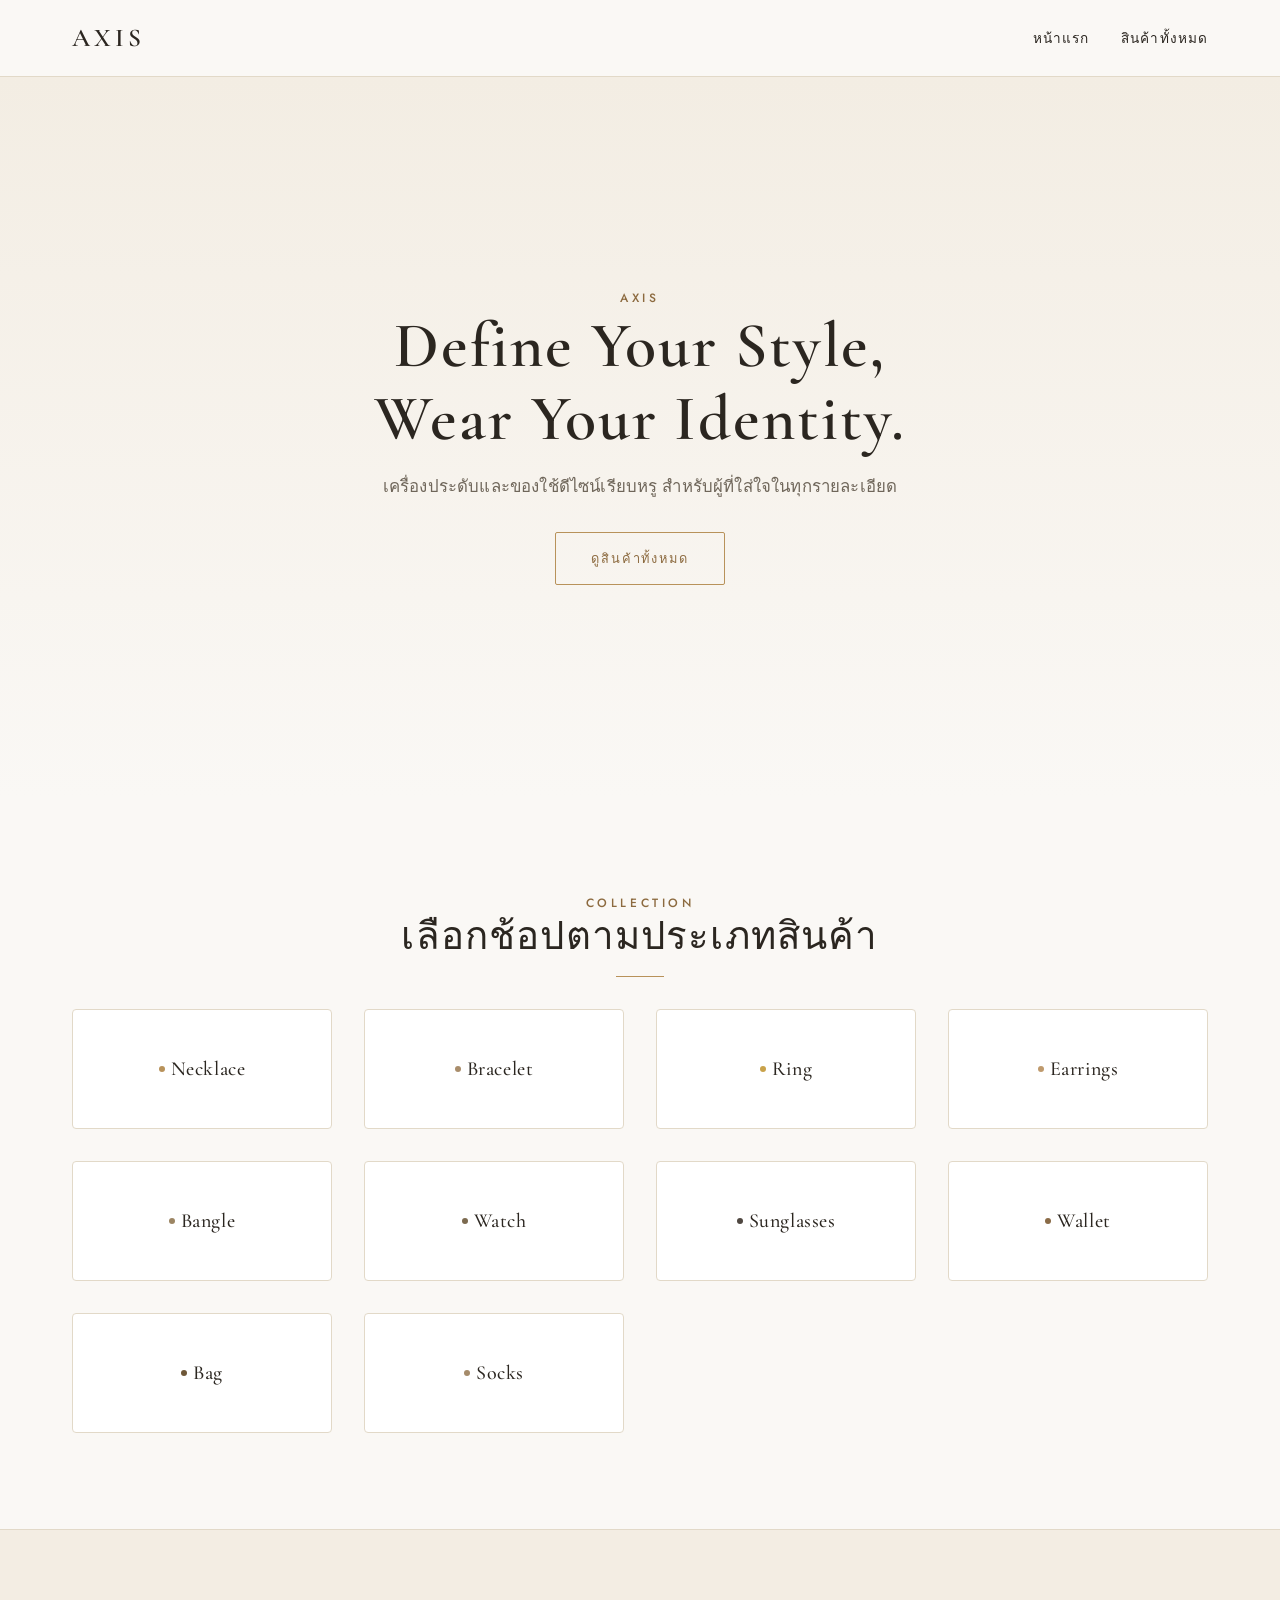
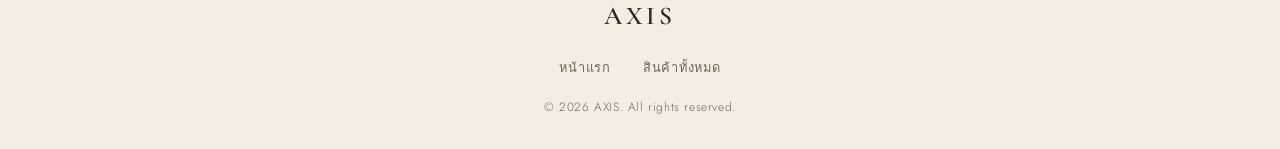
<file: index.html>
<!DOCTYPE html>
<html lang="th">
<head>
  <meta charset="UTF-8">
  <meta name="viewport" content="width=device-width, initial-scale=1.0">
  <title>AXIS — Define Your Style, Wear Your Identity.</title>
  <link rel="stylesheet" href="style.css">
</head>
<body>

  <!-- ============ Header ============ -->
  <header class="site-header">
    <nav class="navbar">
      <a href="index.html" class="logo">AXIS</a>
      <ul class="nav-links">
        <li><a href="index.html">หน้าแรก</a></li>
        <li><a href="product.html">สินค้าทั้งหมด</a></li>
      </ul>
    </nav>
  </header>

  <!-- ============ Hero ============ -->
  <section class="hero">
    <div class="hero-content">
      <p class="eyebrow">AXIS</p>
      <h1>Define Your Style,<br>Wear Your Identity.</h1>
      <p class="subtitle">เครื่องประดับและของใช้ดีไซน์เรียบหรู สำหรับผู้ที่ใส่ใจในทุกรายละเอียด</p>
      <a href="product.html" class="btn btn-accent">ดูสินค้าทั้งหมด</a>
    </div>
  </section>

  <!-- ============ Categories ============ -->
  <section>
    <div class="container">
      <p class="eyebrow text-center">Collection</p>
      <h2 class="section-heading center text-center">เลือกช้อปตามประเภทสินค้า</h2>

      <div class="product-grid category-grid">
        <a class="product-card category-card" href="product.html?type=necklace">
          <div class="product-info">
            <h3 class="product-name"><span class="product-type-dot" data-type="necklace"></span>Necklace</h3>
          </div>
        </a>
        <a class="product-card category-card" href="product.html?type=bracelet">
          <div class="product-info">
            <h3 class="product-name"><span class="product-type-dot" data-type="bracelet"></span>Bracelet</h3>
          </div>
        </a>
        <a class="product-card category-card" href="product.html?type=ring">
          <div class="product-info">
            <h3 class="product-name"><span class="product-type-dot" data-type="ring"></span>Ring</h3>
          </div>
        </a>
        <a class="product-card category-card" href="product.html?type=earrings">
          <div class="product-info">
            <h3 class="product-name"><span class="product-type-dot" data-type="earrings"></span>Earrings</h3>
          </div>
        </a>
        <a class="product-card category-card" href="product.html?type=bangle">
          <div class="product-info">
            <h3 class="product-name"><span class="product-type-dot" data-type="bangle"></span>Bangle</h3>
          </div>
        </a>
        <a class="product-card category-card" href="product.html?type=watch">
          <div class="product-info">
            <h3 class="product-name"><span class="product-type-dot" data-type="watch"></span>Watch</h3>
          </div>
        </a>
        <a class="product-card category-card" href="product.html?type=sunglasses">
          <div class="product-info">
            <h3 class="product-name"><span class="product-type-dot" data-type="sunglasses"></span>Sunglasses</h3>
          </div>
        </a>
        <a class="product-card category-card" href="product.html?type=wallet">
          <div class="product-info">
            <h3 class="product-name"><span class="product-type-dot" data-type="wallet"></span>Wallet</h3>
          </div>
        </a>
        <a class="product-card category-card" href="product.html?type=bag">
          <div class="product-info">
            <h3 class="product-name"><span class="product-type-dot" data-type="bag"></span>Bag</h3>
          </div>
        </a>
        <a class="product-card category-card" href="product.html?type=socks">
          <div class="product-info">
            <h3 class="product-name"><span class="product-type-dot" data-type="socks"></span>Socks</h3>
          </div>
        </a>
      </div>
    </div>
  </section>

  <!-- ============ Footer ============ -->
  <footer class="site-footer">
    <span class="logo">AXIS</span>
    <ul class="footer-links">
      <li><a href="index.html">หน้าแรก</a></li>
      <li><a href="product.html">สินค้าทั้งหมด</a></li>
    </ul>
    <p class="footer-note">&copy; 2026 AXIS. All rights reserved.</p>
  </footer>

  <script src="script.js"></script>
</body>
</html>
</file>
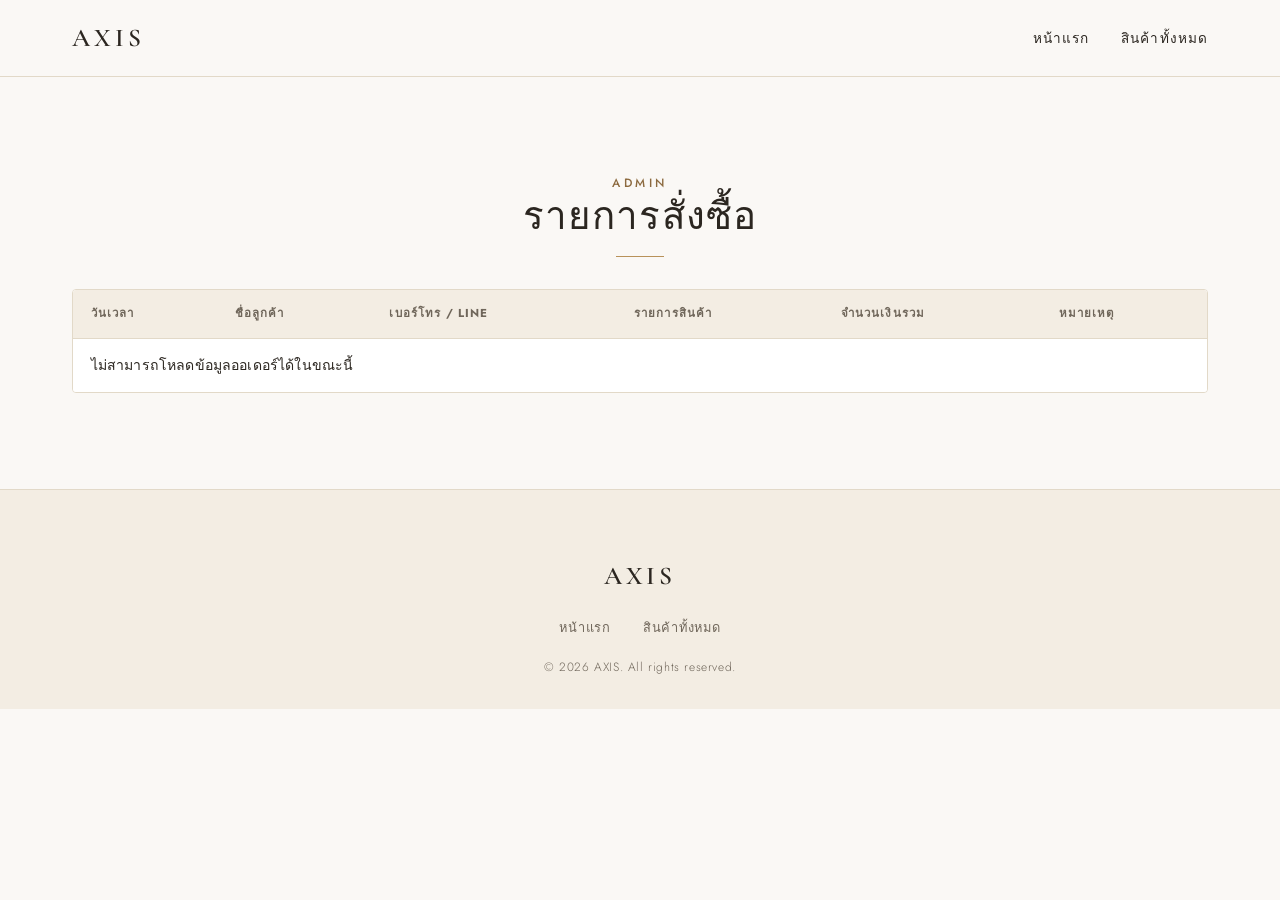
<file: admin.html>
<!DOCTYPE html>
<html lang="th">
<head>
  <meta charset="UTF-8">
  <meta name="viewport" content="width=device-width, initial-scale=1.0">
  <title>รายการสั่งซื้อ — AXIS Admin</title>
  <link rel="stylesheet" href="style.css">
</head>
<body>

  <!-- ============ Header ============ -->
  <header class="site-header">
    <nav class="navbar">
      <a href="index.html" class="logo">AXIS</a>
      <ul class="nav-links">
        <li><a href="index.html">หน้าแรก</a></li>
        <li><a href="product.html">สินค้าทั้งหมด</a></li>
      </ul>
    </nav>
  </header>

  <!-- ============ Orders table ============ -->
  <section>
    <div class="container">
      <p class="eyebrow text-center">Admin</p>
      <h2 class="section-heading center text-center">รายการสั่งซื้อ</h2>

      <div class="table-wrapper">
        <table id="ordersTable">
          <thead>
            <tr>
              <th>วันเวลา</th>
              <th>ชื่อลูกค้า</th>
              <th>เบอร์โทร / Line</th>
              <th>รายการสินค้า</th>
              <th>จำนวนเงินรวม</th>
              <th>หมายเหตุ</th>
            </tr>
          </thead>
          <tbody>
            <!-- script.js จะเติมแถวข้อมูลตรงนี้ -->
          </tbody>
        </table>
      </div>
    </div>
  </section>

  <!-- ============ Footer ============ -->
  <footer class="site-footer">
    <span class="logo">AXIS</span>
    <ul class="footer-links">
      <li><a href="index.html">หน้าแรก</a></li>
      <li><a href="product.html">สินค้าทั้งหมด</a></li>
    </ul>
    <p class="footer-note">&copy; 2026 AXIS. All rights reserved.</p>
  </footer>

  <script src="script.js"></script>
</body>
</html>
</file>
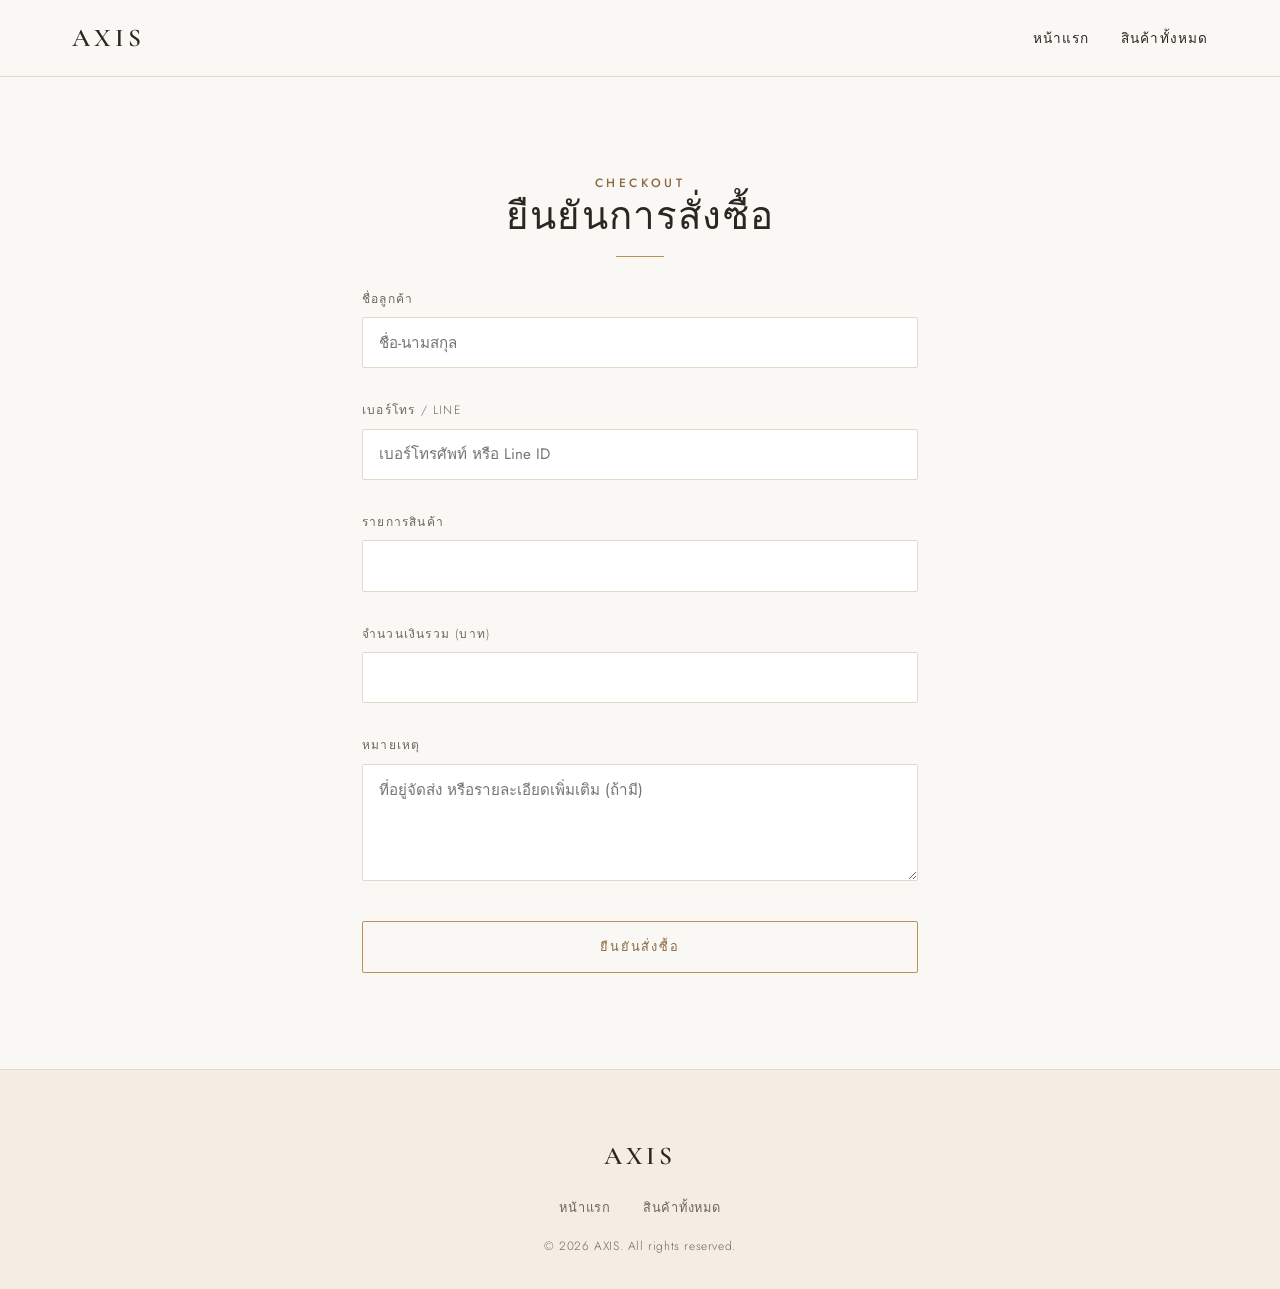
<file: order.html>
<!DOCTYPE html>
<html lang="th">
<head>
  <meta charset="UTF-8">
  <meta name="viewport" content="width=device-width, initial-scale=1.0">
  <title>ยืนยันการสั่งซื้อ — AXIS</title>
  <link rel="stylesheet" href="style.css">
</head>
<body>

  <!-- ============ Header ============ -->
  <header class="site-header">
    <nav class="navbar">
      <a href="index.html" class="logo">AXIS</a>
      <ul class="nav-links">
        <li><a href="index.html">หน้าแรก</a></li>
        <li><a href="product.html">สินค้าทั้งหมด</a></li>
      </ul>
    </nav>
  </header>

  <!-- ============ Order form ============ -->
  <section>
    <div class="container container-narrow">
      <p class="eyebrow text-center">Checkout</p>
      <h2 class="section-heading center text-center">ยืนยันการสั่งซื้อ</h2>

      <form id="orderForm" class="order-form">
        <div class="form-group">
          <label for="customerName">ชื่อลูกค้า</label>
          <input type="text" id="customerName" name="customerName" placeholder="ชื่อ-นามสกุล" required>
        </div>

        <div class="form-group">
          <label for="contact">เบอร์โทร / Line</label>
          <input type="text" id="contact" name="contact" placeholder="เบอร์โทรศัพท์ หรือ Line ID" required>
        </div>

        <div class="form-group">
          <label for="items">รายการสินค้า</label>
          <input type="text" id="items" name="items" required>
        </div>

        <div class="form-group">
          <label for="total">จำนวนเงินรวม (บาท)</label>
          <input type="text" id="total" name="total" required>
        </div>

        <div class="form-group">
          <label for="note">หมายเหตุ</label>
          <textarea id="note" name="note" rows="4" placeholder="ที่อยู่จัดส่ง หรือรายละเอียดเพิ่มเติม (ถ้ามี)"></textarea>
        </div>

        <button type="submit" class="btn btn-accent btn-block">ยืนยันสั่งซื้อ</button>
      </form>
    </div>
  </section>

  <!-- ============ Footer ============ -->
  <footer class="site-footer">
    <span class="logo">AXIS</span>
    <ul class="footer-links">
      <li><a href="index.html">หน้าแรก</a></li>
      <li><a href="product.html">สินค้าทั้งหมด</a></li>
    </ul>
    <p class="footer-note">&copy; 2026 AXIS. All rights reserved.</p>
  </footer>

  <script src="script.js"></script>
</body>
</html>
</file>
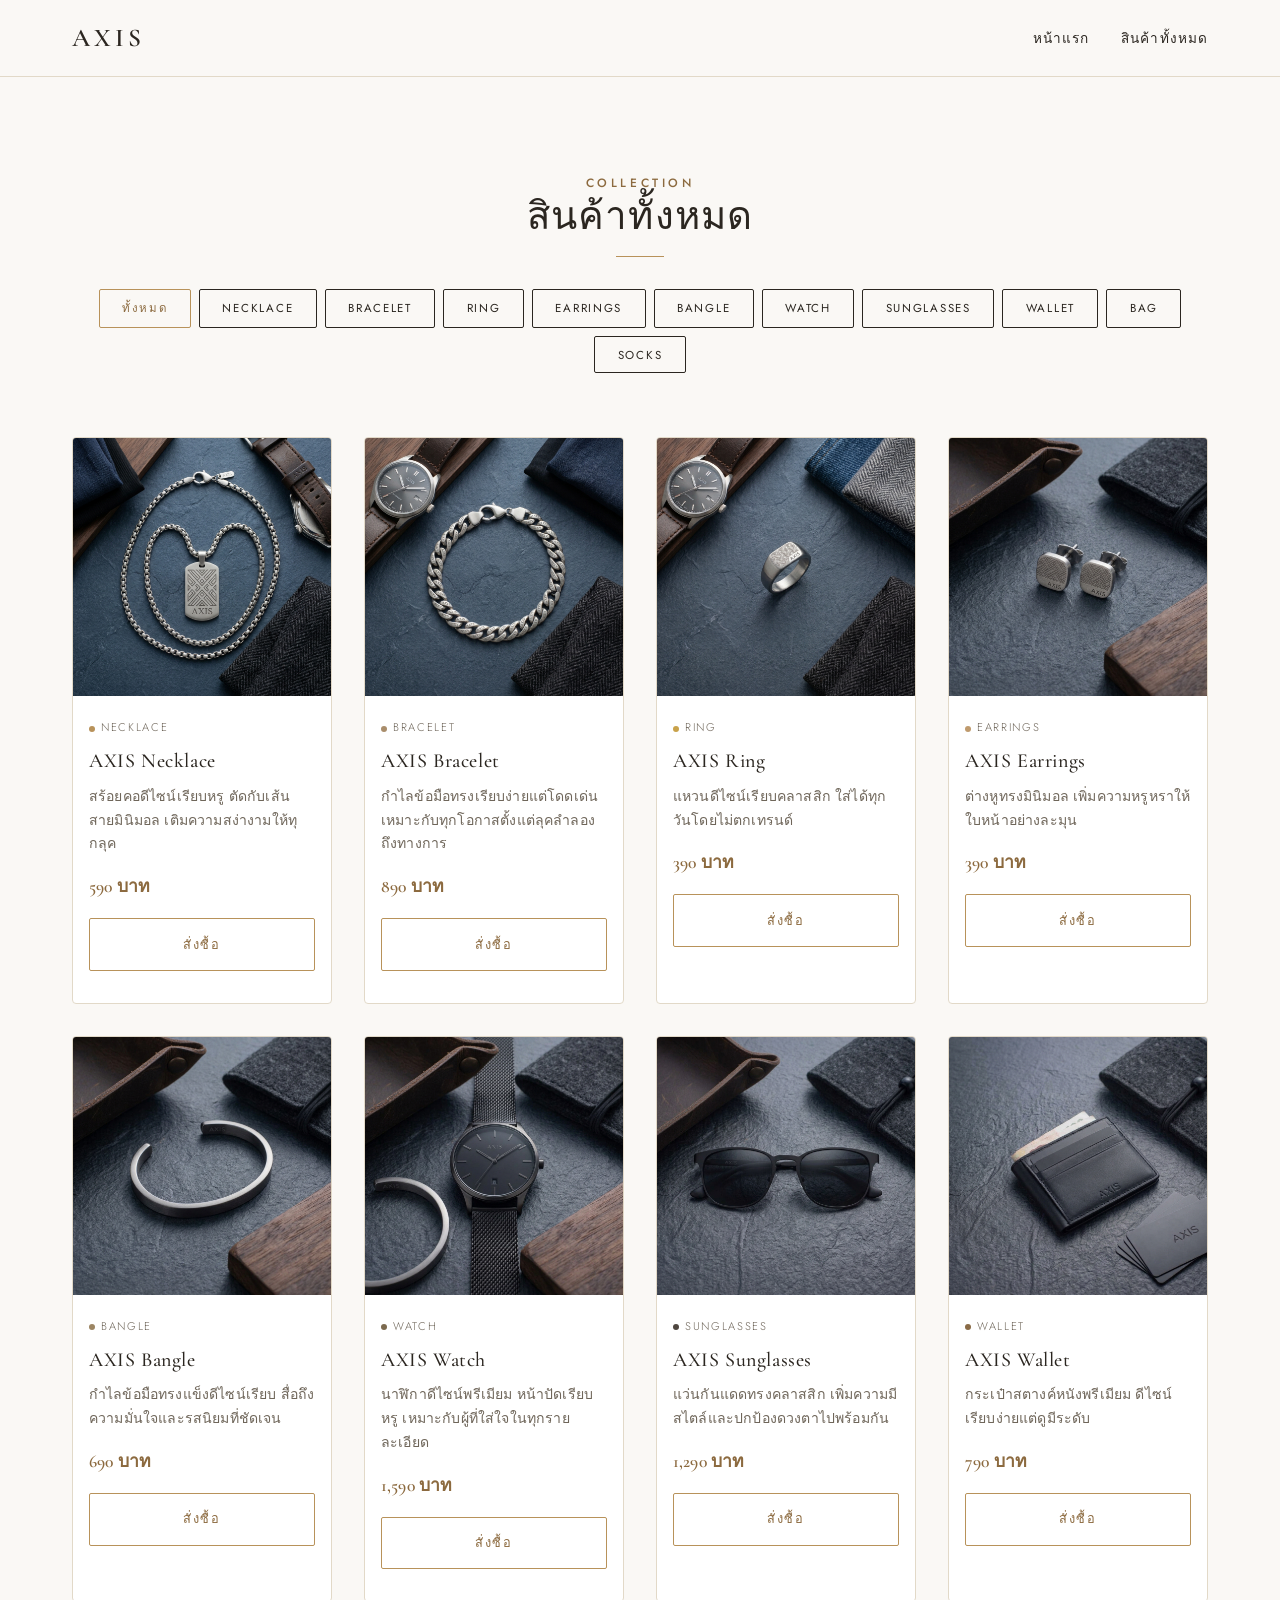
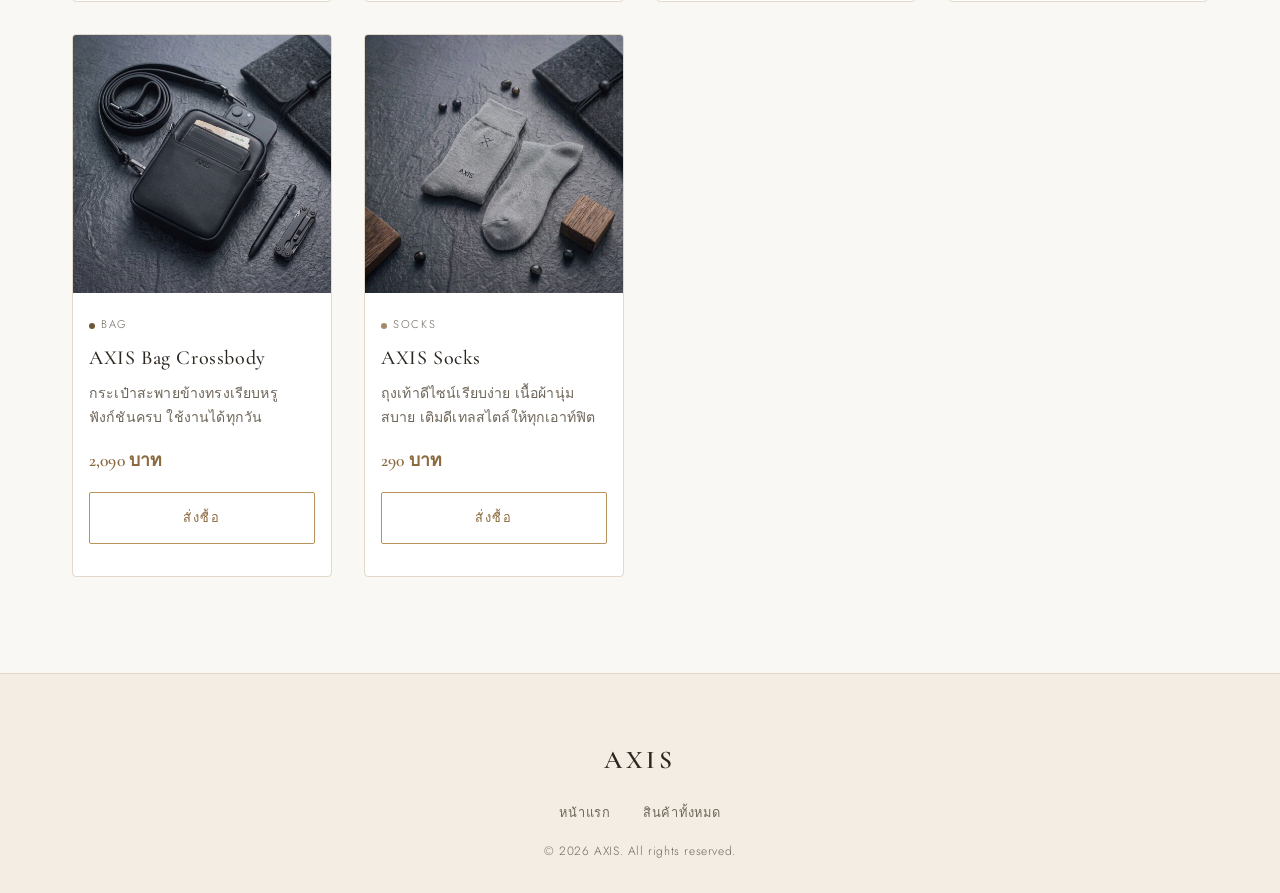
<file: product.html>
<!DOCTYPE html>
<html lang="th">
<head>
  <meta charset="UTF-8">
  <meta name="viewport" content="width=device-width, initial-scale=1.0">
  <title>สินค้าทั้งหมด — AXIS</title>
  <link rel="stylesheet" href="style.css">
</head>
<body>

  <!-- ============ Header ============ -->
  <header class="site-header">
    <nav class="navbar">
      <a href="index.html" class="logo">AXIS</a>
      <ul class="nav-links">
        <li><a href="index.html">หน้าแรก</a></li>
        <li><a href="product.html">สินค้าทั้งหมด</a></li>
      </ul>
    </nav>
  </header>

  <!-- ============ Page heading ============ -->
  <section>
    <div class="container">
      <p class="eyebrow text-center">Collection</p>
      <h2 class="section-heading center text-center">สินค้าทั้งหมด</h2>

      <!-- ปุ่มกรองตาม type — render โดย script.js -->
      <div id="filter-bar" class="filter-bar"></div>

      <!-- การ์ดสินค้า — render โดย script.js -->
      <div id="product-list" class="product-grid"></div>
    </div>
  </section>

  <!-- ============ Footer ============ -->
  <footer class="site-footer">
    <span class="logo">AXIS</span>
    <ul class="footer-links">
      <li><a href="index.html">หน้าแรก</a></li>
      <li><a href="product.html">สินค้าทั้งหมด</a></li>
    </ul>
    <p class="footer-note">&copy; 2026 AXIS. All rights reserved.</p>
  </footer>

  <script src="script.js"></script>
</body>
</html>
</file>
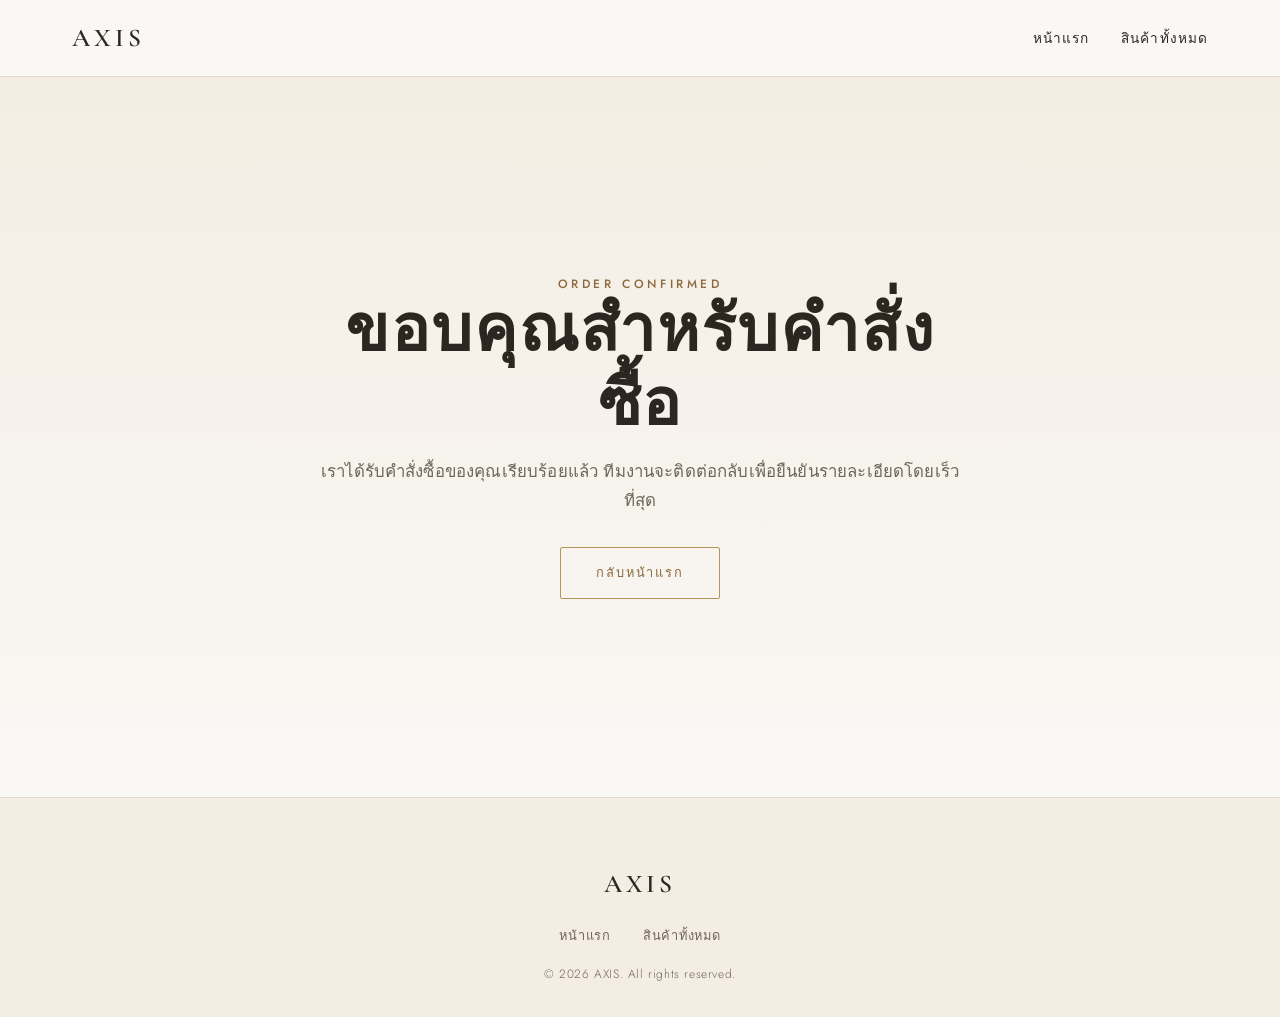
<file: thankyou.html>
<!DOCTYPE html>
<html lang="th">
<head>
  <meta charset="UTF-8">
  <meta name="viewport" content="width=device-width, initial-scale=1.0">
  <title>ขอบคุณสำหรับคำสั่งซื้อ — AXIS</title>
  <link rel="stylesheet" href="style.css">
</head>
<body>

  <!-- ============ Header ============ -->
  <header class="site-header">
    <nav class="navbar">
      <a href="index.html" class="logo">AXIS</a>
      <ul class="nav-links">
        <li><a href="index.html">หน้าแรก</a></li>
        <li><a href="product.html">สินค้าทั้งหมด</a></li>
      </ul>
    </nav>
  </header>

  <!-- ============ Thank you message ============ -->
  <section class="hero thankyou-hero">
    <div class="hero-content">
      <p class="eyebrow">Order Confirmed</p>
      <h1>ขอบคุณสำหรับคำสั่งซื้อ</h1>
      <p class="subtitle">เราได้รับคำสั่งซื้อของคุณเรียบร้อยแล้ว ทีมงานจะติดต่อกลับเพื่อยืนยันรายละเอียดโดยเร็วที่สุด</p>
      <a href="index.html" class="btn btn-accent">กลับหน้าแรก</a>
    </div>
  </section>

  <!-- ============ Footer ============ -->
  <footer class="site-footer">
    <span class="logo">AXIS</span>
    <ul class="footer-links">
      <li><a href="index.html">หน้าแรก</a></li>
      <li><a href="product.html">สินค้าทั้งหมด</a></li>
    </ul>
    <p class="footer-note">&copy; 2026 AXIS. All rights reserved.</p>
  </footer>

  <script src="script.js"></script>
</body>
</html>
</file>
<file: style.css>
/* =========================================
   AXIS — Global Stylesheet
   Premium / Minimal / Luxury theme
   ========================================= */

@import url('https://fonts.googleapis.com/css2?family=Cormorant+Garamond:wght@400;500;600;700&family=Jost:wght@300;400;500;600&display=swap');

:root {
  /* ---- Core palette: white / cream / dark beige ---- */
  --color-bg: #faf8f5;
  --color-surface: #ffffff;
  --color-cream: #f3ede3;
  --color-beige-dark: #d9cdb8;
  --color-text-primary: #2b2620;
  --color-text-secondary: #6f665a;
  --color-border: #e2d9c8;

  /* ---- Accent: soft gold / bronze ---- */
  --color-accent: #b8925a;
  --color-accent-light: #d9b88a;
  --color-accent-dark: #8c6a3f;

  /* ---- Per-category accent (used sparingly: small dots, icons, underlines) ---- */
  --accent-necklace: #b8925a;
  --accent-bracelet: #a98d6b;
  --accent-ring: #c9a24a;
  --accent-earrings: #bf9a6d;
  --accent-bangle: #9c8563;
  --accent-watch: #7c6a4f;
  --accent-sunglasses: #4f4740;
  --accent-wallet: #8a6b47;
  --accent-bag: #6e5738;
  --accent-socks: #a58b6a;

  /* ---- Typography ---- */
  --font-serif: 'Cormorant Garamond', 'Times New Roman', serif;
  --font-sans: 'Jost', 'Helvetica Neue', Arial, sans-serif;

  /* ---- Spacing scale ---- */
  --space-xs: 0.5rem;
  --space-sm: 1rem;
  --space-md: 2rem;
  --space-lg: 4rem;
  --space-xl: 6rem;
  --space-2xl: 9rem;

  /* ---- Layout ---- */
  --max-width: 1200px;
  --radius-sm: 2px;
  --radius-md: 4px;
  --transition: 0.35s ease;
}

/* =========================================
   Reset
   ========================================= */
* {
  margin: 0;
  padding: 0;
  box-sizing: border-box;
}

html {
  scroll-behavior: smooth;
}

body {
  font-family: var(--font-sans);
  background-color: var(--color-bg);
  color: var(--color-text-primary);
  line-height: 1.7;
  font-weight: 300;
  letter-spacing: 0.01em;
  -webkit-font-smoothing: antialiased;
}

img {
  max-width: 100%;
  display: block;
}

a {
  text-decoration: none;
  color: inherit;
}

ul {
  list-style: none;
}

button {
  font-family: inherit;
  cursor: pointer;
  background: none;
  border: none;
}

/* =========================================
   Typography
   ========================================= */
h1, h2, h3, h4 {
  font-family: var(--font-serif);
  font-weight: 500;
  color: var(--color-text-primary);
  letter-spacing: 0.03em;
}

h1 {
  font-size: clamp(2.5rem, 5vw, 4.5rem);
  font-weight: 600;
  line-height: 1.15;
}

h2 {
  font-size: clamp(1.8rem, 3vw, 2.6rem);
  line-height: 1.25;
}

h3 {
  font-size: 1.4rem;
}

p {
  color: var(--color-text-secondary);
  font-size: 1rem;
}

.eyebrow {
  font-family: var(--font-sans);
  font-size: 0.75rem;
  letter-spacing: 0.3em;
  text-transform: uppercase;
  color: var(--color-accent-dark);
  font-weight: 500;
}

/* Small accent underline beneath section headings */
.section-heading {
  position: relative;
  padding-bottom: var(--space-sm);
  margin-bottom: var(--space-md);
}

.section-heading::after {
  content: "";
  position: absolute;
  left: 0;
  bottom: 0;
  width: 48px;
  height: 1px;
  background-color: var(--color-accent);
}

.section-heading.center::after {
  left: 50%;
  transform: translateX(-50%);
}

/* =========================================
   Layout helpers
   ========================================= */
.container {
  max-width: var(--max-width);
  margin: 0 auto;
  padding: 0 var(--space-md);
}

section {
  padding: var(--space-xl) 0;
}

.text-center {
  text-align: center;
}

.container-narrow {
  max-width: 620px;
}

/* =========================================
   Header / Navigation
   ========================================= */
.site-header {
  position: sticky;
  top: 0;
  z-index: 100;
  background-color: rgba(250, 248, 245, 0.92);
  backdrop-filter: blur(8px);
  border-bottom: 1px solid var(--color-border);
}

.navbar {
  display: flex;
  align-items: center;
  justify-content: space-between;
  padding: var(--space-sm) var(--space-md);
  max-width: var(--max-width);
  margin: 0 auto;
}

.logo {
  font-family: var(--font-serif);
  font-size: 1.6rem;
  font-weight: 600;
  letter-spacing: 0.15em;
}

.nav-links {
  display: flex;
  gap: var(--space-md);
}

.nav-links a {
  font-size: 0.85rem;
  letter-spacing: 0.08em;
  text-transform: uppercase;
  color: var(--color-text-primary);
  padding-bottom: 4px;
  border-bottom: 1px solid transparent;
  transition: border-color var(--transition), color var(--transition);
}

.nav-links a:hover {
  color: var(--color-accent-dark);
  border-bottom-color: var(--color-accent);
}

.nav-toggle {
  display: none;
}

/* =========================================
   Buttons
   ========================================= */
.btn {
  display: inline-block;
  font-size: 0.8rem;
  letter-spacing: 0.15em;
  text-transform: uppercase;
  padding: 0.9rem 2.2rem;
  border: 1px solid var(--color-text-primary);
  border-radius: var(--radius-sm);
  color: var(--color-text-primary);
  background-color: transparent;
  transition: background-color var(--transition), color var(--transition), border-color var(--transition);
}

.btn:hover {
  background-color: var(--color-text-primary);
  color: var(--color-surface);
}

.btn-accent {
  border-color: var(--color-accent);
  color: var(--color-accent-dark);
}

.btn-accent:hover {
  background-color: var(--color-accent);
  border-color: var(--color-accent);
  color: var(--color-surface);
}

.btn-block {
  display: block;
  width: 100%;
  text-align: center;
}

/* =========================================
   Hero
   ========================================= */
.hero {
  display: flex;
  align-items: center;
  justify-content: center;
  text-align: center;
  min-height: 80vh;
  padding: var(--space-2xl) var(--space-md);
  background: linear-gradient(180deg, var(--color-cream) 0%, var(--color-bg) 100%);
}

.hero-content {
  max-width: 640px;
}

.hero p.subtitle {
  margin-top: var(--space-sm);
  font-size: 1.05rem;
}

.hero .btn {
  margin-top: var(--space-md);
}

/* =========================================
   Forms (order.html)
   ========================================= */
.order-form {
  margin-top: var(--space-md);
}

.form-group {
  margin-bottom: var(--space-md);
}

.form-group label {
  display: block;
  font-size: 0.75rem;
  letter-spacing: 0.1em;
  text-transform: uppercase;
  color: var(--color-text-secondary);
  margin-bottom: 0.5rem;
}

.form-group input,
.form-group textarea {
  width: 100%;
  font-family: var(--font-sans);
  font-size: 0.95rem;
  color: var(--color-text-primary);
  background-color: var(--color-surface);
  border: 1px solid var(--color-border);
  border-radius: var(--radius-sm);
  padding: 0.85rem 1rem;
  transition: border-color var(--transition);
}

.form-group input:focus,
.form-group textarea:focus {
  outline: none;
  border-color: var(--color-accent);
}

.form-group textarea {
  resize: vertical;
}

.order-form .btn {
  margin-top: var(--space-sm);
}

/* =========================================
   Thank you page
   ========================================= */
.thankyou-hero {
  background: linear-gradient(180deg, var(--color-cream) 0%, var(--color-bg) 100%);
}

/* =========================================
   Orders table (admin.html)
   ========================================= */
.table-wrapper {
  overflow-x: auto;
  border: 1px solid var(--color-border);
  border-radius: var(--radius-md);
}

#ordersTable {
  width: 100%;
  border-collapse: collapse;
  background-color: var(--color-surface);
  font-size: 0.88rem;
}

#ordersTable th,
#ordersTable td {
  text-align: left;
  padding: 0.9rem 1.1rem;
  white-space: nowrap;
  border-bottom: 1px solid var(--color-border);
}

#ordersTable th {
  font-family: var(--font-sans);
  font-size: 0.72rem;
  letter-spacing: 0.1em;
  text-transform: uppercase;
  color: var(--color-text-secondary);
  background-color: var(--color-cream);
}

#ordersTable td {
  color: var(--color-text-primary);
}

#ordersTable tbody tr:last-child td {
  border-bottom: none;
}

#ordersTable tbody tr:hover {
  background-color: var(--color-cream);
}

/* =========================================
   Filter bar (product.html)
   ========================================= */
.filter-bar {
  display: flex;
  flex-wrap: wrap;
  justify-content: center;
  gap: var(--space-xs);
  margin-bottom: var(--space-lg);
}

.filter-bar .btn {
  padding: 0.6rem 1.4rem;
  font-size: 0.72rem;
}

/* =========================================
   Product grid & cards
   ========================================= */
.product-grid {
  display: grid;
  grid-template-columns: repeat(4, 1fr);
  gap: var(--space-md);
}

.product-card {
  background-color: var(--color-surface);
  border: 1px solid var(--color-border);
  border-radius: var(--radius-md);
  overflow: hidden;
  transition: transform var(--transition), box-shadow var(--transition);
  position: relative;
}

.product-card:hover {
  transform: translateY(-6px);
  box-shadow: 0 18px 40px -20px rgba(43, 38, 32, 0.25);
}

.product-image {
  width: 100%;
  aspect-ratio: 1 / 1;
  object-fit: cover;
  background-color: var(--color-cream);
}

.product-info {
  padding: var(--space-sm) var(--space-sm) var(--space-md);
  text-align: left;
}

/* Tiny category accent dot — the ONLY place category color appears */
.product-type-dot {
  display: inline-block;
  width: 6px;
  height: 6px;
  border-radius: 50%;
  margin-right: 6px;
  vertical-align: middle;
  background-color: var(--color-accent);
}

.product-type-dot[data-type="necklace"]   { background-color: var(--accent-necklace); }
.product-type-dot[data-type="bracelet"]   { background-color: var(--accent-bracelet); }
.product-type-dot[data-type="ring"]       { background-color: var(--accent-ring); }
.product-type-dot[data-type="earrings"]   { background-color: var(--accent-earrings); }
.product-type-dot[data-type="bangle"]     { background-color: var(--accent-bangle); }
.product-type-dot[data-type="watch"]      { background-color: var(--accent-watch); }
.product-type-dot[data-type="sunglasses"] { background-color: var(--accent-sunglasses); }
.product-type-dot[data-type="wallet"]     { background-color: var(--accent-wallet); }
.product-type-dot[data-type="bag"]        { background-color: var(--accent-bag); }
.product-type-dot[data-type="socks"]      { background-color: var(--accent-socks); }

.product-type-label {
  font-size: 0.7rem;
  letter-spacing: 0.15em;
  text-transform: uppercase;
  color: var(--color-text-secondary);
}

.product-name {
  font-family: var(--font-serif);
  font-size: 1.25rem;
  margin-top: 0.3rem;
}

.product-desc {
  font-size: 0.88rem;
  margin-top: 0.4rem;
}

.product-price {
  margin-top: var(--space-sm);
  font-family: var(--font-serif);
  font-size: 1.1rem;
  color: var(--color-accent-dark);
  font-weight: 600;
}

/* Category cards on homepage (reuses .product-card look, no image) */
.category-card {
  display: flex;
  align-items: center;
  justify-content: center;
  min-height: 120px;
  text-align: center;
}

.category-card .product-info {
  padding: var(--space-md) var(--space-sm);
  text-align: center;
}

.category-card .product-name {
  margin-top: 0;
  display: flex;
  align-items: center;
  justify-content: center;
}

.category-card:hover .product-name {
  color: var(--color-accent-dark);
}

/* =========================================
   Footer
   ========================================= */
.site-footer {
  border-top: 1px solid var(--color-border);
  padding: var(--space-lg) 0 var(--space-md);
  background-color: var(--color-cream);
  text-align: center;
}

.site-footer .logo {
  display: block;
  margin-bottom: var(--space-sm);
}

.footer-links {
  display: flex;
  justify-content: center;
  gap: var(--space-md);
  margin: var(--space-sm) 0;
  flex-wrap: wrap;
}

.footer-links a {
  font-size: 0.8rem;
  letter-spacing: 0.06em;
  color: var(--color-text-secondary);
  transition: color var(--transition);
}

.footer-links a:hover {
  color: var(--color-accent-dark);
}

.footer-note {
  font-size: 0.75rem;
  color: var(--color-text-secondary);
  margin-top: var(--space-sm);
  letter-spacing: 0.05em;
}

/* =========================================
   Responsive
   ========================================= */
@media (max-width: 1024px) {
  .product-grid {
    grid-template-columns: repeat(3, 1fr);
  }
}

@media (max-width: 768px) {
  .product-grid {
    grid-template-columns: repeat(2, 1fr);
    gap: var(--space-sm);
  }

  .nav-links {
    display: none;
  }

  .navbar {
    padding: var(--space-sm);
  }

  section {
    padding: var(--space-lg) 0;
  }

  .hero {
    min-height: 60vh;
    padding: var(--space-xl) var(--space-sm);
  }
}

@media (max-width: 480px) {
  .product-grid {
    grid-template-columns: 1fr 1fr;
    gap: var(--space-xs);
  }

  .product-info {
    padding: var(--space-xs) var(--space-xs) var(--space-sm);
  }

  h1 {
    font-size: 2.2rem;
  }

  .container {
    padding: 0 var(--space-sm);
  }
}
</file>
